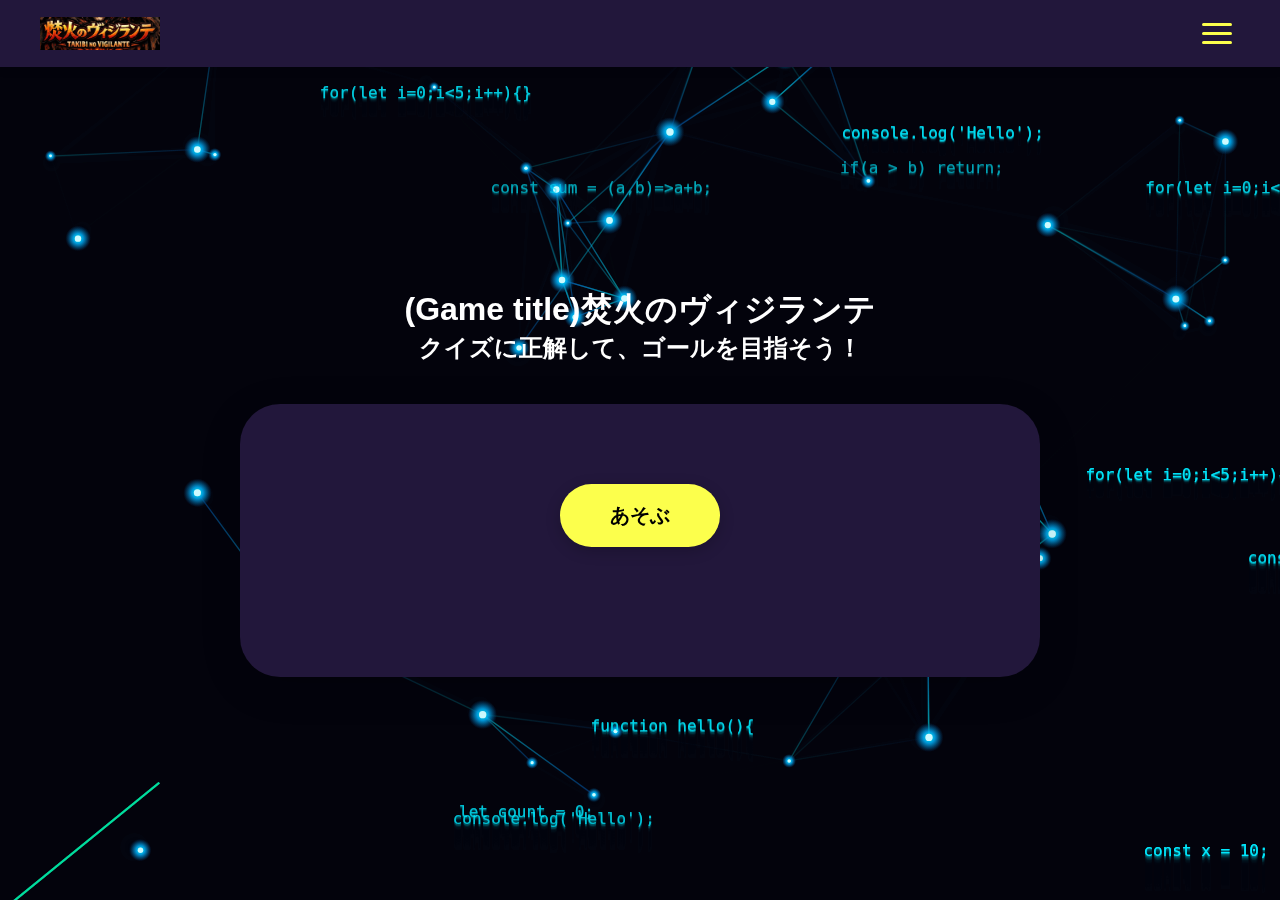
<file: project/index.html>
<!doctype html>
<html lang="ja">
  <head>
    <meta charset="UTF-8" />
    <meta name="viewport" content="width=device-width, initial-scale=1.0" />
    <title>双六ゲーム - プレイ人数選択</title>
    <link rel="stylesheet" href="css/background_move.css" />
    <link rel="stylesheet" href="css/style.css" />
  </head>
  <body>
    <canvas id="fiber"></canvas>
    <!-- ヘッダー -->
    <header class="header">
      <div class="header-content">
        <div class="header-left">
          <span class="header-title">
            <a href="index.html">
              <img class="header-img" src="images/takibi_logo.png" alt="" />
            </a>
          </span>
        </div>

        <!-- ハンバーガーメニューボタン -->
        <button class="hamburger" id="hamburger" aria-label="メニュー">
          <span class="hamburger-line"></span>
          <span class="hamburger-line"></span>
          <span class="hamburger-line"></span>
        </button>
      </div>
    </header>

    <!-- ハンバーガーメニュー（オーバーレイ） -->
    <nav class="menu-overlay" id="menuOverlay">
      <div class="menu-content">
        <button class="menu-close" id="menuClose" aria-label="閉じる">
          &times;
        </button>
        <ul class="menu-list">
          <li><a href="#about" class="menu-item">このサイトについて</a></li>
          <li><a href="#ranking" class="menu-item">スコアランキング</a></li>
          <li><a href="team.html" class="menu-item">作成者</a></li>
          <li><a href="index.html" class="menu-item">ホームに戻る</a></li>
        </ul>
      </div>
    </nav>

    <!-- メインコンテンツ -->
    <main class="main-container">
      <h1>(Game title)焚火のヴィジランテ</h1>
      <div class="title-area">
        <h1 class="game-title">クイズに正解して、ゴールを目指そう！</h1>
      </div>

      <!-- 選択カード -->
      <div class="choice-card">
        <div class="button-container">
          <button class="choice-button solo-button" data-mode="solo">
            あそぶ
          </button>
        </div>
      </div>
    </main>
    <script src="js/script.js"></script>
    <script src="js/background_move.js"></script>
  </body>
</html>
</file>
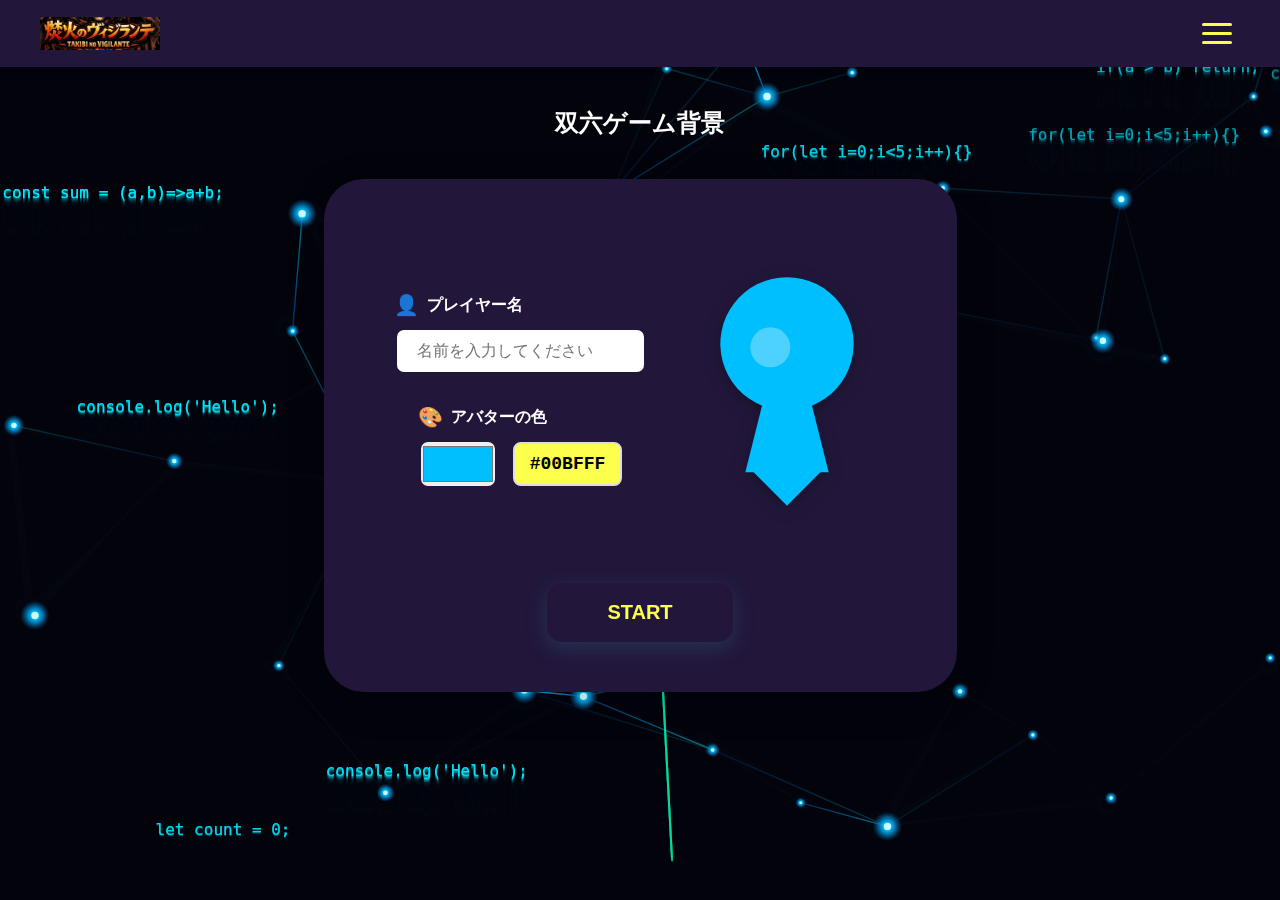
<file: project/select.html>
<!DOCTYPE html>
<html lang="ja">
<head>
    <meta charset="UTF-8">
    <meta name="viewport" content="width=device-width, initial-scale=1.0">
    <title>双六ゲーム - キャラクター選択</title>
    <link rel="stylesheet" href="css/background_move.css">
    <link rel="stylesheet" href="css/character-selection.css">
</head>
<body>
    <canvas id="fiber"></canvas>
    <!-- ヘッダー -->
    <header class="header">
        <div class="header-content">
            <div class="header-left">
                <span class="header-title">
                    <a href="index.html">
                        <img class="header-img" src="images/takibi_logo.png" alt="">
                    </a>
                </span>
            </div>
            
            <!-- ハンバーガーメニューボタン -->
            <button class="hamburger" id="hamburger" aria-label="メニュー">
                <span class="hamburger-line"></span>
                <span class="hamburger-line"></span>
                <span class="hamburger-line"></span>
            </button>
        </div>
    </header>

    <!-- ハンバーガーメニュー（オーバーレイ） -->
    <nav class="menu-overlay" id="menuOverlay">
        <div class="menu-content">
            <button class="menu-close" id="menuClose" aria-label="閉じる">&times;</button>
            <ul class="menu-list">
                <li><a href="#about" class="menu-item">このサイトについて</a></li>
                <li><a href="#ranking" class="menu-item">スコアランキング</a></li>
                <li><a href="team.html" class="menu-item">作成者</a></li>
                <li><a href="index.html" class="menu-item">ホームに戻る</a></li>
            </ul>
        </div>
    </nav>

    <!-- メインコンテンツ -->
    <main class="main-container">
        <div class="title-area">
            <h1 class="game-title">双六ゲーム背景</h1>
        </div>

        <!-- キャラクター選択カード -->
        <div class="character-card">
    <div class="character-grid">
        <div class="player-settings">
            <div class="settings-group">
                <label for="playerName" class="settings-label">
                    <span class="label-icon">👤</span> プレイヤー名
                </label>
                <input 
                    type="text" 
                    id="playerName" 
                    class="player-name-input" 
                    placeholder="名前を入力してください"
                    maxlength="20"
                />
            </div>

            <div class="settings-group">
                <label for="playerColor" class="settings-label">
                    <span class="label-icon">🎨</span> アバターの色
                </label>
                <div class="color-picker-wrapper">
                    <input 
                        type="color" 
                        id="playerColor" 
                        class="color-picker-input" 
                        value="#00BFFF"
                    />
                    <span class="color-value" id="colorValue">#00BFFF</span>
                </div>
            </div>
        </div>

        <div class="info-section right-info">
    <div class="player-pin">
        <svg class="player-avatar" id="playerAvatar" width="200" height="240" viewBox="0 0 120 140" xmlns="http://www.w3.org/2000/svg">
            <g id="avatarGroup">
                <path id="avatarBody" d="M 60 140 L 40 120 L 35 120 L 45 80 
                                     A 40 40 0 1 1 75 80 
                                     L 85 120 L 80 120 Z" 
                      fill="#00BFFF"/>
                <circle cx="50" cy="45" r="12" fill="white" opacity="0.3"/>
            </g>
        </svg>
    </div>
</div>


        <!-- プレイヤー設定エリア 
        <div class="player-settings">
            <div class="settings-group">
                <label for="playerName" class="settings-label">
                    <span class="label-icon">👤</span>
                    プレイヤー名
                </label>
                <input 
                    type="text" 
                    id="playerName" 
                    class="player-name-input" 
                    placeholder="名前を入力してください"
                    maxlength="20"
                />
            </div>
        -->
        </div>

        <!-- STARTボタン -->
        <div class="start-button-area">
            <button class="start-button" id="startButton">
                START
            </button>
        </div>
    </main>
    <script src="js/character-selection.js"></script>
    <script src="js/background_move.js"></script>
</body>
</html>
</file>
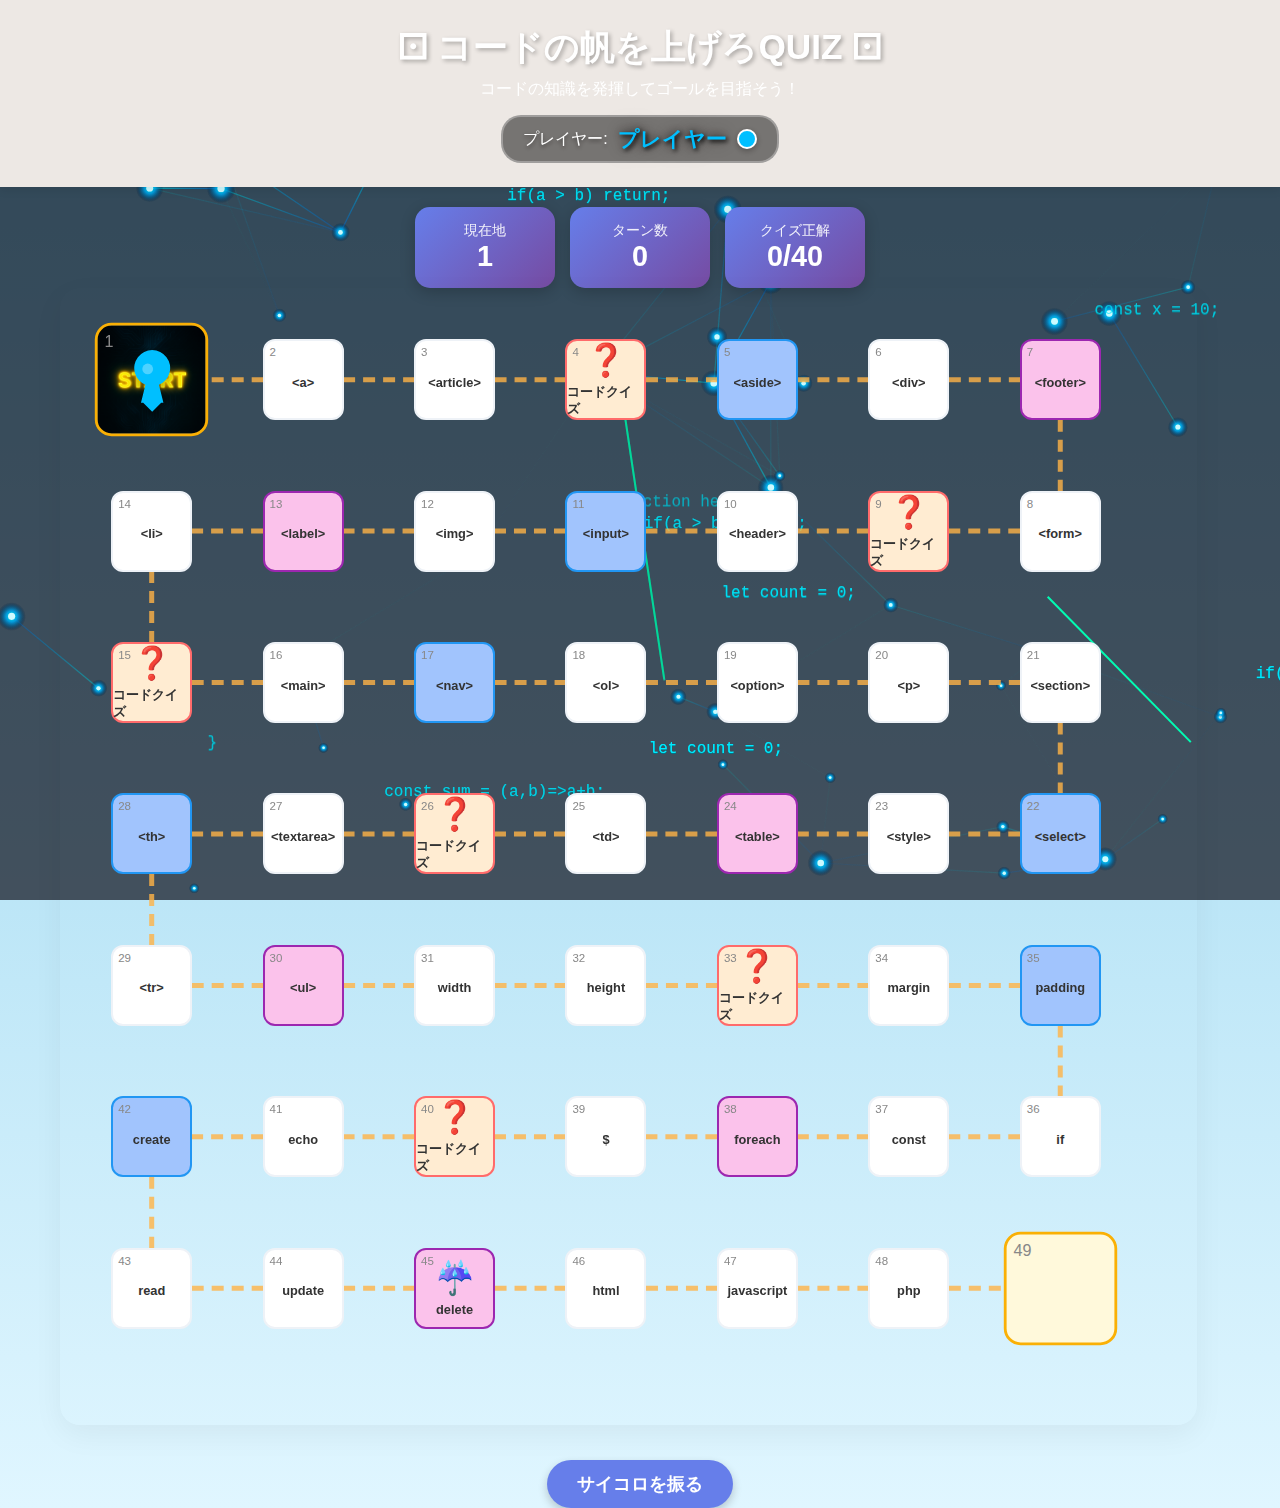
<file: project/sugoroku_origin.html>
<!doctype html>
<html lang="ja">
  <head>
    <meta charset="UTF-8" />
    <meta name="viewport" content="width=device-width, initial-scale=1.0" />
    <title>焚火ヴィジランテ</title>
    <link rel="stylesheet" href="css/background_move.css" />
    <link rel="stylesheet" href="css/sugoroku_origin_style.css" />
  </head>
  <body>
    <canvas id="fiber"></canvas>
    <header>
      <div class="header">
        <h1>⚀ コードの帆を上げろQUIZ ⚀</h1>
        <p>コードの知識を発揮してゴールを目指そう！</p>
        <div
          id="player-name-display"
          style="
            display: inline-flex;
            align-items: center;
            gap: 10px;
            margin-top: 15px;
            padding: 8px 20px;
            background: rgba(0, 0, 0, 0.5);
            border-radius: 20px;
            border: 2px solid rgba(255, 255, 255, 0.3);
            backdrop-filter: blur(5px);
          "
        >
          <span
            style="
              color: #fff;
              font-size: 1em;
              text-shadow: 0 2px 4px rgba(0, 0, 0, 0.5);
            "
            >プレイヤー:</span
          >
          <span
            id="player-name"
            style="font-size: 1.3em; font-weight: bold"
          ></span>
          <span
            id="player-color-display"
            style="
              width: 20px;
              height: 20px;
              border-radius: 50%;
              border: 2px solid white;
              box-shadow: 0 2px 6px rgba(0, 0, 0, 0.3);
              display: inline-block;
            "
          ></span>
        </div>
      </div>
    </header>
    <div class="container">
      <div class="game-area">
        <div class="info-panel">
          <div class="info-card">
            <div class="label">現在地</div>
            <div class="value" id="current-position">0</div>
          </div>
          <div class="info-card">
            <div class="label">ターン数</div>
            <div class="value" id="turn-count">0</div>
          </div>
          <div class="info-card">
            <div class="label">クイズ正解</div>
            <div class="value"><span id="quiz-count">0</span>/40</div>
          </div>
        </div>

        <div id="message-area"></div>

        <div class="board-wrapper">
          <div class="board" id="board">
            <svg
              id="board-lines"
              style="
                position: absolute;
                top: 0;
                left: 0;
                width: 100%;
                height: 100%;
                pointer-events: none;
                z-index: 0;
              "
            ></svg>
          </div>
        </div>
      </div>
    </div>

    <!-- クイズモーダル -->
    <div
      class="modal"
      id="quizModal"
      role="dialog"
      aria-modal="true"
      aria-labelledby="quizModalTitle"
    >
      <div class="modal-content">
        <div class="modal-icon" aria-hidden="true">❓</div>
        <div class="modal-title" id="quizModalTitle">コードクイズ</div>
        <div class="quiz-question" id="quizQuestion"></div>
        <div class="quiz-options" id="quizOptions"></div>
        <!-- 閉じるボタンがあるとより良い -->
        <button class="btn btn-secondary" type="button" data-close="quizModal">
          閉じる
        </button>
      </div>
    </div>

    <!-- イベントモーダル -->
    <div class="modal" id="eventModal">
      <div class="modal-content">
        <div class="modal-icon" id="eventIcon"></div>
        <div class="modal-title" id="eventTitle"></div>
        <div class="modal-message" id="eventMessage"></div>
        <button class="btn btn-primary" onclick="closeEventModal()">OK</button>
      </div>
    </div>

    <!-- ゴールモーダル -->
    <div class="modal" id="goalModal">
      <div class="modal-content">
        <div class="modal-icon">🎉</div>
        <div class="modal-title">ゴール達成！</div>
        <div class="modal-message" id="goalMessage"></div>
        <div
          style="
            display: flex;
            gap: 10px;
            justify-content: center;
            margin-top: 20px;
          "
        >
          <button class="btn btn-primary" onclick="showResult()">
            結果を見る
          </button>
          <button class="btn btn-secondary" onclick="resetGame()">
            もう一度遊ぶ
          </button>
        </div>
      </div>
    </div>
    <!-- ダイスモーダル（画面中央にサイコロを表示） -->
    <div
      class="modal"
      id="diceModal"
      role="dialog"
      aria-modal="true"
      aria-hidden="true"
      aria-labelledby="diceModalTitle"
    >
      <div class="modal-content dice-modal-content" tabindex="-1">
        <h2 class="sr-only" id="diceModalTitle">サイコロ</h2>
        <div class="dice-container">
          <div class="dice" id="dice">
            <div class="dice-face face-1"><div class="dot"></div></div>
            <div class="dice-face face-2">
              <div class="dot"></div>
              <div class="dot"></div>
            </div>
            <div class="dice-face face-3">
              <div class="dot"></div>
              <div class="dot"></div>
              <div class="dot"></div>
            </div>
            <div class="dice-face face-4">
              <div class="dot"></div>
              <div class="dot"></div>
              <div class="dot"></div>
              <div class="dot"></div>
            </div>
            <div class="dice-face face-5">
              <div class="dot"></div>
              <div class="dot"></div>
              <div class="dot"></div>
              <div class="dot"></div>
              <div class="dot"></div>
            </div>
            <div class="dice-face face-6">
              <div class="dot"></div>
              <div class="dot"></div>
              <div class="dot"></div>
              <div class="dot"></div>
              <div class="dot"></div>
              <div class="dot"></div>
            </div>
          </div>
        </div>
      </div>
    </div>
    <div class="dice-section">
      <button class="btn btn-primary" id="rollBtn" type="button">
        サイコロを振る
      </button>
    </div>
    <footer></footer>
    <script src="js/sugoroku_origin_script.js"></script>
    <script src="js/background_move.js"></script>
  </body>
</html>
</file>
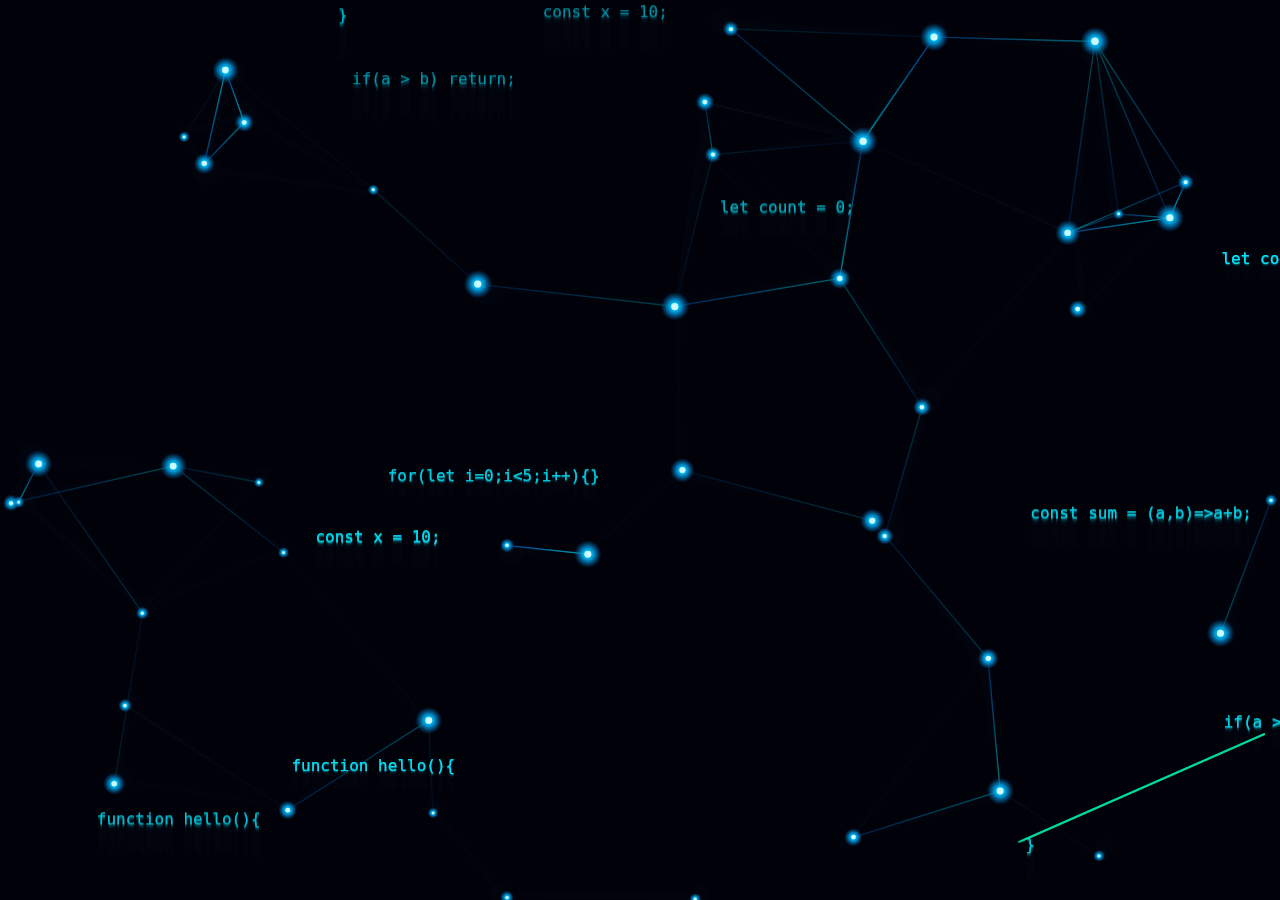
<file: project/old/ugoku.html>
<!DOCTYPE html>
<html lang="ja">
<head>
<meta charset="UTF-8">
<title>Cyber Code + Laser Animation</title>
<style>
  html, body {
    margin: 0;
    padding: 0;
    background: #02040a;
    overflow: hidden;
    font-family: monospace;
  }
  canvas {
    position: fixed;
    inset: 0;
    display: block;
    z-index: -1;
  }
</style>
</head>
<body>

<canvas id="fiber"></canvas>

<script>
const canvas = document.getElementById("fiber");
const ctx = canvas.getContext("2d");

function resize() {
  canvas.width = window.innerWidth;
  canvas.height = window.innerHeight;
}
resize();
window.addEventListener("resize", resize);

// ノード（光ファイバー）
const NODES = 45;
const MAX_DIST = 230;
const nodes = Array.from({ length: NODES }, () => ({
  x: Math.random() * canvas.width,
  y: Math.random() * canvas.height,
  vx: (Math.random() - 0.5) * 0.4,
  vy: (Math.random() - 0.5) * 0.4,
  phase: Math.random() * Math.PI * 2
}));

// 浮遊する JavaScript コード片
const codeSnippets = [
  "const x = 10;",
  "let count = 0;",
  "function hello(){",
  "  console.log('Hello');",
  "}",
  "for(let i=0;i<5;i++){}",
  "if(a > b) return;",
  "const sum = (a,b)=>a+b;"
];

const floatingCodes = Array.from({ length: 12 }, () => ({
  text: codeSnippets[Math.floor(Math.random() * codeSnippets.length)],
  x: Math.random() * canvas.width,
  y: Math.random() * canvas.height,
  speed: 0.3 + Math.random() * 0.5,
  alpha: 0.3 + Math.random() * 0.7
}));

// レーザー光線
const lasers = [];
function spawnLaser() {
  lasers.push({
    x: Math.random() * canvas.width,
    y: Math.random() * canvas.height,
    angle: Math.random() * Math.PI * 2,
    life: 0
  });
}
setInterval(spawnLaser, 400);

function draw() {
  ctx.fillStyle = "rgba(2, 4, 12, 0.3)";
  ctx.fillRect(0, 0, canvas.width, canvas.height);

  // ノード更新
  nodes.forEach(n => {
    n.x += n.vx;
    n.y += n.vy;
    n.phase += 0.02;

    if (n.x < 0 || n.x > canvas.width) n.vx *= -1;
    if (n.y < 0 || n.y > canvas.height) n.vy *= -1;
  });

  // 光る線（光ファイバー）
  for (let i = 0; i < NODES; i++) {
    for (let j = i + 1; j < NODES; j++) {
      const a = nodes[i];
      const b = nodes[j];
      const dx = a.x - b.x;
      const dy = a.y - b.y;
      const dist = Math.sqrt(dx * dx + dy * dy);

      if (dist < MAX_DIST) {
        const alpha = 1 - dist / MAX_DIST;
        const glow = 0.4 + 0.6 * Math.sin((a.phase + b.phase) / 2);
        const finalAlpha = alpha * glow * 0.7;

        const grad = ctx.createLinearGradient(a.x, a.y, b.x, b.y);
        grad.addColorStop(0, `rgba(0,255,255,${finalAlpha})`);
        grad.addColorStop(1, `rgba(0,120,255,${finalAlpha * 0.7})`);

        ctx.strokeStyle = grad;
        ctx.lineWidth = 1.2;
        ctx.beginPath();
        ctx.moveTo(a.x, a.y);
        ctx.lineTo(b.x, b.y);
        ctx.stroke();
      }
    }
  }

  // 光るノード
  nodes.forEach(n => {
    const r = 2.5 + 1.2 * Math.sin(n.phase);

    const g = ctx.createRadialGradient(n.x, n.y, 0, n.x, n.y, r * 4);
    g.addColorStop(0, "rgba(0,255,255,0.9)");
    g.addColorStop(0.4, "rgba(0,180,255,0.6)");
    g.addColorStop(1, "rgba(0,40,80,0)");

    ctx.fillStyle = g;
    ctx.beginPath();
    ctx.arc(n.x, n.y, r * 4, 0, Math.PI * 2);
    ctx.fill();

    ctx.fillStyle = "#ccfaff";
    ctx.beginPath();
    ctx.arc(n.x, n.y, r, 0, Math.PI * 2);
    ctx.fill();
  });

  // 浮遊する JavaScript コード片
  floatingCodes.forEach(c => {
    ctx.globalAlpha = c.alpha;
    ctx.fillStyle = "#00eaff";
    ctx.font = "16px monospace";
    ctx.fillText(c.text, c.x, c.y);

    c.y -= c.speed;
    if (c.y < -20) {
      c.y = canvas.height + 20;
      c.x = Math.random() * canvas.width;
    }
  });
  ctx.globalAlpha = 1;

  // レーザー光線
  lasers.forEach(l => {
    l.life += 0.05;
    const length = 200 + Math.sin(l.life) * 80;

    const x2 = l.x + Math.cos(l.angle) * length;
    const y2 = l.y + Math.sin(l.angle) * length;

    const alpha = Math.max(0, 1 - l.life / 3);

    ctx.strokeStyle = `rgba(0,255,180,${alpha})`;
    ctx.lineWidth = 2;
    ctx.beginPath();
    ctx.moveTo(l.x, l.y);
    ctx.lineTo(x2, y2);
    ctx.stroke();
  });

  // 古いレーザーを削除
  for (let i = lasers.length - 1; i >= 0; i--) {
    if (lasers[i].life > 3) lasers.splice(i, 1);
  }

  requestAnimationFrame(draw);
}

draw();
</script>

</body>
</html>
</file>
<file: project/css/background_move.css>
/* html, body {
  margin: 0;
  padding: 0;
  background: #02040a;
  overflow: hidden;
  font-family: monospace;
} */

canvas {
  position: fixed;
  inset: 0;
  display: block;
  z-index: -1;
}
</file>
<file: project/css/style.css>
/* ========== 基本設定 ========== */
* {
    margin: 0;
    padding: 0;
    box-sizing: border-box;
}

:root {
    --header-green: #22173b;
    --card-yellow: #22173b;
    --bg-blue: #eaddca;
    --white: #fcff4c;
    --text-dark: #fff;
    --shadow: 0 10px 40px rgba(0, 0, 0, 0.15);
    --transition: all 0.3s cubic-bezier(0.4, 0, 0.2, 1);
}

html, body {
    height: 100%;
    margin: 0;
    padding: 0;
}

body {
    font-family: 'Hiragino Kaku Gothic ProN', 'ヒラギノ角ゴ ProN W3', 'Meiryo', 'メイリオ', sans-serif;
    /* 将来的に背景画像を使用する場合は以下のコメントを外す */
    /* background-image: url('path/to/background-image.jpg'); */
    /* background-size: cover; */
    /* background-position: center; */
    /* background-repeat: no-repeat; */
    /* background-attachment: fixed; */
    color: var(--text-dark);
    overflow-x: hidden;
}

/* ========== ヘッダー ========== */
.header {
    background-color: var(--header-green);
    padding: 15px 20px;
    box-shadow: 0 2px 10px rgba(0, 0, 0, 0.1);
    position: relative;
    z-index: 100;
}

.header-content {
    display: flex;
    justify-content: space-between;
    align-items: center;
    max-width: 1200px;
    margin: 0 auto;
}

.header-left {
    display: flex;
    align-items: center;
    gap: 20px;
}

.header-color {
    font-size: 16px;
    color: var(--white);
    opacity: 0.9;
}

/* ========== ハンバーガーメニューボタン ========== */
.hamburger {
    display: flex;
    flex-direction: column;
    gap: 6px;
    background: transparent;
    border: none;
    cursor: pointer;
    padding: 8px;
    z-index: 101;
    transition: var(--transition);
}

.hamburger:hover {
    transform: scale(1.1);
}

.hamburger-line {
    width: 30px;
    height: 3px;
    background-color: var(--white);
    border-radius: 3px;
    transition: var(--transition);
}

.hamburger.active .hamburger-line:nth-child(1) {
    transform: translateY(9px) rotate(45deg);
}

.hamburger.active .hamburger-line:nth-child(2) {
    opacity: 0;
}

.hamburger.active .hamburger-line:nth-child(3) {
    transform: translateY(-9px) rotate(-45deg);
}

/* ========== メニューオーバーレイ ========== */
.menu-overlay {
    position: fixed;
    top: 0;
    right: -100%;
    width: 100%;
    height: 100%;
    background: rgba(0, 0, 0, 0.9);
    z-index: 1000;
    transition: right 0.4s ease-in-out;
}

.menu-overlay.active {
    right: 0;
}

.menu-content {
    position: absolute;
    right: 0;
    top: 0;
    width: 300px;
    height: 100%;
    background: var(--white);
    box-shadow: -5px 0 20px rgba(0, 0, 0, 0.3);
    padding: 60px 30px 30px;
    transform: translateX(100%);
    transition: transform 0.4s ease-in-out;
}

.menu-overlay.active .menu-content {
    transform: translateX(0);
}

.menu-close {
    position: absolute;
    top: 20px;
    right: 20px;
    font-size: 40px;
    background: transparent;
    border: none;
    cursor: pointer;
    color: var(--text-dark);
    line-height: 1;
    transition: var(--transition);
}

.menu-close:hover {
    color: var(--header-green);
    transform: rotate(90deg);
}

.menu-list {
    list-style: none;
    padding: 0;
    margin: 0;
}

.menu-list li {
    margin-bottom: 20px;
}

.menu-item {
    display: block;
    padding: 15px 20px;
    font-size: 18px;
    font-weight: 600;
    color: var(--text-dark);
    text-decoration: none;
    border-radius: 10px;
    transition: var(--transition);
    position: relative;
    overflow: hidden;
}

.menu-item::before {
    content: '';
    position: absolute;
    top: 0;
    left: -100%;
    width: 100%;
    height: 100%;
    background: var(--header-green);
    transition: left 0.3s ease;
    z-index: -1;
}

.menu-item:hover::before {
    left: 0;
}

.menu-item:hover {
    color: var(--white);
    transform: translateX(10px);
}

/* ========== メインコンテンツ ========== */
.main-container {
    display: flex;
    flex-direction: column;
    align-items: center;
    justify-content: center;
    min-height: calc(100vh - 70px);
    padding: 40px 20px;
    position: relative;
}

.title-area {
    margin-bottom: 40px;
}

.game-title {
    font-size: 32px;
    font-weight: 700;
    color: var(--text-dark);
    text-align: center;
}

/* ========== 選択カード ========== */
.choice-card {
    background-color: var(--card-yellow);
    /* 将来的にカード背景画像を使用する場合は以下のコメントを外す */
    /* background-image: url('path/to/card-background.jpg'); */
    /* background-size: cover; */
    /* background-position: center; */
    border-radius: 40px;
    padding: 80px 60px;
    box-shadow: var(--shadow);
    position: relative;
    max-width: 800px;
    width: 100%;
    animation: fadeInUp 0.6s ease-out;
}

@keyframes fadeInUp {
    from {
        opacity: 0;
        transform: translateY(30px);
    }
    to {
        opacity: 1;
        transform: translateY(0);
    }
}

.card-color-label {
    position: absolute;
    top: 20px;
    right: 30px;
    font-size: 18px;
    font-weight: 700;
    color: var(--text-dark);
}

.button-container {
    display: flex;
    gap: 30px;
    justify-content: center;
    margin-bottom: 50px;
    flex-wrap: wrap;
}

/* ========== ボタンスタイル ========== */
.choice-button {
    padding: 18px 50px;
    font-size: 20px;
    font-weight: 700;
    border: none;
    border-radius: 50px;
    cursor: pointer;
    background-color: var(--white);
    color: #000;
    box-shadow: 0 4px 15px rgba(0, 0, 0, 0.2);
    transition: var(--transition);
    position: relative;
    overflow: hidden;
    z-index: 1;
}

.choice-button::before {
    content: '';
    position: absolute;
    top: 50%;
    left: 50%;
    width: 0;
    height: 0;
    border-radius: 50%;
    background: rgba(0, 176, 80, 0.3);
    transform: translate(-50%, -50%);
    transition: width 0.5s, height 0.5s;
    z-index: -1;
}

.choice-button:hover::before {
    width: 300%;
    height: 300%;
}

.choice-button:hover {
    transform: translateY(-5px);
    box-shadow: 0 8px 25px rgba(0, 0, 0, 0.3);
}

.choice-button:active {
    transform: translateY(-2px) scale(0.98);
}

/* ソロボタンの強調表示（画像の赤枠を再現） */
.solo-button {
    animation: highlightPulse 2s ease-in-out infinite;
}

@keyframes highlightPulse {
    0%, 100% {
        box-shadow: 0 4px 15px rgba(0, 0, 0, 0.2);
    }
    50% {
        box-shadow: 0 4px 25px rgba(255, 0, 0, 0.5), 0 0 0 3px rgba(255, 0, 0, 0.3);
    }
}

/* ========== ヒントボックス ========== */
.hint-box {
    background-color: rgba(255, 255, 0, 0.9);
    border: 3px solid #ff0000;
    border-radius: 10px;
    padding: 20px 40px;
    display: inline-block;
    position: relative;
    margin: 0 auto;
    display: flex;
    justify-content: center;
}

.hint-box::before {
    content: '';
    position: absolute;
    top: -30px;
    left: 50%;
    transform: translateX(-50%);
    width: 0;
    height: 0;
    border-left: 20px solid transparent;
    border-right: 20px solid transparent;
    border-bottom: 30px solid #ff0000;
}

.hint-box::after {
    content: '';
    position: absolute;
    top: -25px;
    left: 50%;
    transform: translateX(-50%);
    width: 0;
    height: 0;
    border-left: 17px solid transparent;
    border-right: 17px solid transparent;
    border-bottom: 27px solid rgba(255, 255, 0, 0.9);
}

.hint-text {
    font-size: 20px;
    font-weight: 700;
    color: var(--text-dark);
    margin: 0;
    position: relative;
    z-index: 1;
}

/* ========== 背景色ラベル ========== */
.bg-color-label {
    position: fixed;
    bottom: 30px;
    right: 30px;
    font-size: 20px;
    font-weight: 700;
    color: var(--text-dark);
    background: rgba(255, 255, 255, 0.8);
    padding: 10px 20px;
    border-radius: 10px;
}

/* ========== レスポンシブ対応 ========== */
@media (max-width: 768px) {
    .choice-card {
        padding: 60px 30px;
        border-radius: 30px;
    }

    .button-container {
        flex-direction: column;
        gap: 20px;
    }

    .choice-button {
        width: 100%;
        max-width: 300px;
    }

}

/* ========== ヘッダー画像サイズ調整 ========== */
.header-img {
    max-width: 120px;
    height: auto;
    display: block;
}

@media (max-width: 480px) {
    .header-img {
        max-width: 90px;
    }
}

    .game-title {
        font-size: 24px;
    }

    .menu-content {
        width: 250px;
    }

    .hint-box {
        padding: 15px 30px;
    }

    .hint-text {
        font-size: 16px;
    }

@media (max-width: 480px) {
    .header-title {
        font-size: 20px;
    }

    .header-color {
        font-size: 14px;
    }

    .choice-card {
        padding: 40px 20px;
    }

    .card-color-label {
        font-size: 14px;
        top: 15px;
        right: 20px;
    }

    .bg-color-label {
        font-size: 16px;
        bottom: 20px;
        right: 20px;
    }
}
</file>
<file: project/css/character-selection.css>
/* ========== 基本設定 ========== */
* {
    margin: 0;
    padding: 0;
    box-sizing: border-box;
}

/* :root {
    --header-green: #00B050;
    --card-yellow: #FFC000;
    --bg-blue: #C1E5F5;
    --white: #FFFFFF;
    --text-dark: #333333;
    --button-blue: #2C5F7C;
    --shadow: 0 10px 40px rgba(0, 0, 0, 0.15);
    --transition: all 0.3s cubic-bezier(0.4, 0, 0.2, 1);
} */

:root {
    --header-green: #22173b;
    --card-yellow: #22173b;
    --bg-blue: #eaddca;
    --white: #fcff4c;
    --text-dark: #fff;
    --shadow: 0 10px 40px rgba(0, 0, 0, 0.15);
    --transition: all 0.3s cubic-bezier(0.4, 0, 0.2, 1);
}

html, body {
    height: 100%;
    margin: 0;
    padding: 0;
}

body {
    font-family: 'Hiragino Kaku Gothic ProN', 'ヒラギノ角ゴ ProN W3', 'Meiryo', 'メイリオ', sans-serif;
    background-color: var(--bg-blue);
    /* 将来的に背景画像を使用する場合は以下のコメントを外す */
    /* background-image: url('path/to/background-image.jpg'); */
    /* background-size: cover; */
    /* background-position: center; */
    color: var(--text-dark);
    overflow-x: hidden;
}

/* ========== ヘッダー ========== */
.header {
    background-color: var(--header-green);
    padding: 15px 20px;
    box-shadow: 0 2px 10px rgba(0, 0, 0, 0.1);
    position: relative;
    z-index: 100;
}

.header-content {
    display: flex;
    justify-content: space-between;
    align-items: center;
    max-width: 1200px;
    margin: 0 auto;
}

.header-left {
    display: flex;
    align-items: center;
}

.header-title {
    font-size: 24px;
    font-weight: 700;
    color: var(--white);
}

/* ========== ハンバーガーメニュー ========== */
.hamburger {
    display: flex;
    flex-direction: column;
    gap: 6px;
    background: transparent;
    border: none;
    cursor: pointer;
    padding: 8px;
    z-index: 101;
    transition: var(--transition);
}

.hamburger:hover {
    transform: scale(1.1);
}

.hamburger-line {
    width: 30px;
    height: 3px;
    background-color: var(--white);
    border-radius: 3px;
    transition: var(--transition);
}

.hamburger.active .hamburger-line:nth-child(1) {
    transform: translateY(9px) rotate(45deg);
}

.hamburger.active .hamburger-line:nth-child(2) {
    opacity: 0;
}

.hamburger.active .hamburger-line:nth-child(3) {
    transform: translateY(-9px) rotate(-45deg);
}

/* ========== メニューオーバーレイ ========== */
.menu-overlay {
    position: fixed;
    top: 0;
    right: -100%;
    width: 100%;
    height: 100%;
    background: rgba(0, 0, 0, 0.9);
    z-index: 1000;
    transition: right 0.4s ease-in-out;
}

.menu-overlay.active {
    right: 0;
}

.menu-content {
    position: absolute;
    right: 0;
    top: 0;
    width: 300px;
    height: 100%;
    background: var(--white);
    box-shadow: -5px 0 20px rgba(0, 0, 0, 0.3);
    padding: 60px 30px 30px;
    transform: translateX(100%);
    transition: transform 0.4s ease-in-out;
}

.menu-overlay.active .menu-content {
    transform: translateX(0);
}

.menu-close {
    position: absolute;
    top: 20px;
    right: 20px;
    font-size: 40px;
    background: transparent;
    border: none;
    cursor: pointer;
    color: var(--text-dark);
    line-height: 1;
    transition: var(--transition);
}

.menu-close:hover {
    color: var(--header-green);
    transform: rotate(90deg);
}

.menu-list {
    list-style: none;
    padding: 0;
    margin: 0;
}

.menu-list li {
    margin-bottom: 20px;
}

.menu-item {
    display: block;
    padding: 15px 20px;
    font-size: 18px;
    font-weight: 600;
    color: var(--text-dark);
    text-decoration: none;
    border-radius: 10px;
    transition: var(--transition);
    position: relative;
    overflow: hidden;
}

.menu-item::before {
    content: '';
    position: absolute;
    top: 0;
    left: -100%;
    width: 100%;
    height: 100%;
    background: var(--header-green);
    transition: left 0.3s ease;
    z-index: -1;
}

.menu-item:hover::before {
    left: 0;
}

.menu-item:hover {
    color: var(--white);
    transform: translateX(10px);
}

/* ========== メインコンテンツ ========== */
.main-container {
    display: flex;
    flex-direction: column;
    align-items: center;
    padding: 40px 20px;
    position: relative;
    min-height: calc(100vh - 70px);
}

.title-area {
    margin-bottom: 40px;
}

.game-title {
    font-size: 32px;
    font-weight: 700;
    color: var(--text-dark);
    text-align: center;
}

/* ========== キャラクター選択カード ========== */
.character-card {
    background-color: var(--card-yellow);
    /* 将来的にカード背景画像を使用する場合は以下のコメントを外す */
    /* background-image: url('path/to/card-background.jpg'); */
    /* background-size: cover; */
    border-radius: 40px;
    padding: 50px;
    box-shadow: var(--shadow);
    margin-bottom: 40px;
    animation: fadeInUp 0.6s ease-out;
}

@keyframes fadeInUp {
    from {
        opacity: 0;
        transform: translateY(30px);
    }
    to {
        opacity: 1;
        transform: translateY(0);
    }
}

.character-grid {
    display: flex;          /* 横並びにする */
    align-items: center;    /* 上下中央揃え */
    justify-content: space-around; /* 左右に適度な間隔を空ける */
    gap: 40px;              /* 要素間の隙間 */
    padding: 20px;
}

.character-box {
    background-color: var(--white);
    border: 3px solid transparent;
    border-radius: 20px;
    padding: 50px 40px;
    cursor: pointer;
    transition: var(--transition);
    font-size: 24px;
    font-weight: 700;
    color: var(--text-dark);
    box-shadow: 0 4px 15px rgba(0, 0, 0, 0.1);
    position: relative;
    overflow: hidden;
}

.character-box::before {
    content: '';
    position: absolute;
    top: 50%;
    left: 50%;
    width: 0;
    height: 0;
    border-radius: 50%;
    background: rgba(0, 176, 80, 0.2);
    transform: translate(-50%, -50%);
    transition: width 0.5s, height 0.5s;
    z-index: 0;
}

.character-box:hover::before {
    width: 300%;
    height: 300%;
}

.character-box:hover {
    transform: translateY(-5px);
    box-shadow: 0 8px 25px rgba(0, 0, 0, 0.2);
    border-color: var(--header-green);
}

.character-box.selected {
    border-color: var(--header-green);
    background: linear-gradient(135deg, #f0fff4 0%, #c6f6d5 100%);
    box-shadow: 0 0 0 4px rgba(0, 176, 80, 0.3);
}

.character-name {
    position: relative;
    z-index: 1;
}

/* ========== 情報セクション ========== */
.info-section {
    position: absolute;
    display: flex;
    align-items: center;
    gap: 20px;
    animation: slideIn 0.8s ease-out;
}

.left-info {
    left: 50px;
    top: 50%;
    transform: translateY(-50%);
    flex-direction: row;
}

.right-info {
    right: 50px;
    top: 50%;
    transform: translateY(-50%);
    flex-direction: row-reverse;
}

@keyframes slideIn {
    from {
        opacity: 0;
        transform: translateX(-50px);
    }
    to {
        opacity: 1;
        transform: translateX(0);
    }
}

/* ========== プレイヤーアバター（SVG） ========== */
.player-avatar {
    color: #00BFFF;
    filter: drop-shadow(0 4px 8px rgba(0, 0, 0, 0.3));
    transition: var(--transition);
}

.player-avatar:hover {
    transform: scale(1.1) rotate(5deg);
}

/* ========== ヒントボックス ========== */
.hint-box {
    background-color: rgba(255, 255, 0, 0.95);
    border: 3px solid #ff0000;
    border-radius: 10px;
    padding: 15px 25px;
    position: relative;
    max-width: 250px;
}

.left-hint::before {
    content: '';
    position: absolute;
    top: 50%;
    left: -15px;
    transform: translateY(-50%);
    width: 0;
    height: 0;
    border-top: 10px solid transparent;
    border-bottom: 10px solid transparent;
    border-right: 15px solid #ff0000;
}

.left-hint::after {
    content: '';
    position: absolute;
    top: 50%;
    left: -10px;
    transform: translateY(-50%);
    width: 0;
    height: 0;
    border-top: 8px solid transparent;
    border-bottom: 8px solid transparent;
    border-right: 12px solid rgba(255, 255, 0, 0.95);
}

.right-hint::before {
    content: '';
    position: absolute;
    top: 50%;
    right: -15px;
    transform: translateY(-50%);
    width: 0;
    height: 0;
    border-top: 10px solid transparent;
    border-bottom: 10px solid transparent;
    border-left: 15px solid #ff0000;
}

.right-hint::after {
    content: '';
    position: absolute;
    top: 50%;
    right: -10px;
    transform: translateY(-50%);
    width: 0;
    height: 0;
    border-top: 8px solid transparent;
    border-bottom: 8px solid transparent;
    border-left: 12px solid rgba(255, 255, 0, 0.95);
}

/* ========== ヘッダー画像サイズ調整 ========== */
.header-img {
    max-width: 120px;
    height: auto;
    display: block;
}

@media (max-width: 480px) {
    .header-img {
        max-width: 90px;
    }
}

.hint-text {
    font-size: 16px;
    font-weight: 700;
    color: var(--text-dark);
    line-height: 1.5;
    margin: 0;
}

/* ========== プレイヤー設定エリア ========== */
.player-settings {
    display: flex;
    gap: 30px;
    margin: 30px 0;
    flex-wrap: wrap;
    justify-content: center;
}

.settings-group {
    display: flex;
    flex-direction: column;
    gap: 10px;
}

.settings-label {
    display: flex;
    align-items: center;
    gap: 8px;
    font-size: 16px;
    font-weight: 700;
    color: var(--text-dark);
}

.label-icon {
    font-size: 20px;
}

.player-name-input {
    padding: 12px 20px;
    font-size: 16px;
    border: 3px solid var(--header-green);
    border-radius: 10px;
    outline: none;
    transition: var(--transition);
    font-family: inherit;
    min-width: 250px;
}

.player-name-input:focus {
    border-color: var(--button-blue);
    box-shadow: 0 0 0 3px rgba(44, 95, 124, 0.2);
}

.color-picker-wrapper {
    display: flex;
    align-items: center;
    gap: 15px;
}

.color-picker-input {
    width: 80px;
    height: 50px;
    border: 3px solid var(--header-green);
    border-radius: 10px;
    cursor: pointer;
    transition: var(--transition);
}

.color-picker-input:hover {
    transform: scale(1.1);
    box-shadow: 0 4px 12px rgba(0, 0, 0, 0.2);
}

.color-value {
    font-size: 18px;
    font-weight: 700;
    color: #000000;
    font-family: 'Courier New', monospace;
    padding: 10px 15px;
    background: var(--white);
    border-radius: 8px;
    border: 2px solid #ddd;
}

/* ========== STARTボタン ========== */
.start-button-area {
    margin-top: 30px;
    width: 100%;
    display: flex;
    justify-content: center;
    align-items: center;
}

.start-button {
    background-color: var(--button-blue);
    color: var(--white);
    font-size: 24px;
    font-weight: 700;
    padding: 20px 80px;
    border: none;
    border-radius: 15px;
    cursor: pointer;
    box-shadow: 0 6px 20px rgba(44, 95, 124, 0.4);
    transition: var(--transition);
    position: relative;
    overflow: hidden;
}

.start-button::before {
    content: '';
    position: absolute;
    top: 50%;
    left: 50%;
    width: 0;
    height: 0;
    border-radius: 50%;
    background: rgba(255, 255, 255, 0.3);
    transform: translate(-50%, -50%);
    transition: width 0.6s, height 0.6s;
}

.start-button:hover::before {
    width: 300%;
    height: 300%;
}

.start-button:hover {
    transform: translateY(-5px);
    box-shadow: 0 10px 30px rgba(44, 95, 124, 0.6);
    background-color: #234a5e;
}

.start-button:active {
    transform: translateY(-2px);
}

.start-button:disabled {
    background-color: #ccc;
    cursor: not-allowed;
    box-shadow: none;
}

/* ========== レスポンシブ対応 ========== */
/* @media (max-width: 1200px) { */
    .info-section {
        position: static;
        transform: none;
        margin: 20px auto;
        max-width: 400px;
    }

    .left-info, .right-info {
        flex-direction: column;
        align-items: center;
    }

    .left-hint::before, .left-hint::after {
        top: -15px;
        left: 50%;
        transform: translateX(-50%);
        border: none;
        border-left: 10px solid transparent;
        border-right: 10px solid transparent;
        border-bottom: 15px solid #ff0000;
    }

    .left-hint::after {
        top: -10px;
        border-bottom-color: rgba(255, 255, 0, 0.95);
    }

    .right-hint::before, .right-hint::after {
        top: -15px;
        right: 50%;
        transform: translateX(50%);
        border: none;
        border-left: 10px solid transparent;
        border-right: 10px solid transparent;
        border-bottom: 15px solid #ff0000;
    }

    .right-hint::after {
        top: -10px;
        border-bottom-color: rgba(255, 255, 0, 0.95);
    }
/* } */

@media (max-width: 768px) {
    .character-card {
        padding: 30px 20px;
    }

    .character-grid {
        flex-direction: column-reverse; /* スマホではキャラを上に、入力を下に */
    }
    }

    .player-settings {
        flex-direction: column;
        align-items: center;
    }

    .player-name-input {
        min-width: 200px;
    }

    .start-button {
        padding: 18px 60px;
        font-size: 20px;
    }

    .game-title {
        font-size: 24px;
    }
</file>
<file: project/css/sugoroku_origin_style.css>
/* ==========================================
   1. 基本設定 & リセット
   ========================================== */
* {
    margin: 0;
    padding: 0;
    box-sizing: border-box;
}

body {
    font-family: 'Hiragino Kaku Gothic ProN', 'ヒラギノ角ゴ ProN W3', 'メイリオ', Meiryo, sans-serif;
    background: linear-gradient(180deg, #87CEEB 0%, #E0F6FF 100%);
    min-height: 100vh;
    color: #333;
    display: flex;
    flex-direction: column;
}

/* ==========================================
   2. ヘッダーエリア
   ========================================== */
header {
    background: linear-gradient(135deg, #ede8e4 0%, #ede8e4 100%);
    color: white;
    padding: 24px 20px;
    text-align: center;
    box-shadow: 0 2px 10px rgba(0,0,0,0.1);
}

header h1 {
    font-size: 2.2rem;
    margin-bottom: 8px;
    text-shadow: 2px 2px 4px rgba(0, 0, 0, 0.3);
}

.dice-section {
    margin-top: 15px;
    display: flex;
    justify-content: center;
}

/* ==========================================
   3. メインレイアウト（ゲームエリア）
   ========================================== */
.container {
    flex: 1;
    width: 100%;
    max-width: 1200px;
    margin: 0 auto;
    padding: 20px;
    display: flex;
    flex-direction: column;
    gap: 20px;
}

.info-panel {
    display: flex;
    justify-content: center;
    gap: 15px;
    flex-wrap: wrap;
}

.info-card {
    background: linear-gradient(135deg, #667eea 0%, #764ba2 100%);
    color: white;
    padding: 15px 25px;
    border-radius: 15px;
    min-width: 140px;
    text-align: center;
    box-shadow: 0 4px 15px rgba(0, 0, 0, 0.2);
}

.info-card .label { font-size: 0.85rem; opacity: 0.9; }
.info-card .value { font-size: 1.8rem; font-weight: bold; }

/* ==========================================
   4. すごろく盤面（ボード）
   ========================================== */
/* .board-wrapper {
    width: 100vw;
    margin-left: calc(-50vw + 50%);
    margin-right: calc(-50vw + 50%);
    overflow-x: hidden;
    display: flex;
    justify-content: center;
    background: #f8f9fa;
    padding: 20px 0;
} */

.board {
    display: grid;
    grid-template-columns: repeat(14, 1fr); /* 7マス × 2（隙間用） */
    grid-template-rows: repeat(14, 1fr); /* 7行 × 2（隙間用） */
    gap: clamp(12px, 2vw, 32px); /* gap増加でマスを大きく見せる */
    position: relative;
    width: clamp(90%, 95vw, 98%); /* 幅を増やしてマスを大きく */
    max-width: 1600px; /* 最大幅を増やす */
    min-width: 320px; /* スマホ最小幅 */
    aspect-ratio: 1 / 1; /* 正方形に近い盤面 */
    /* background: #ffffff; */
    /* 以下、background-imageはugokiに置換予定*/
    /* background-image: url('../images/MicrosoftTeams-image.png'); */
    /* background-size: cover; */
    /* background-position: center; */
    /* background-repeat: no-repeat; */
    padding: clamp(20px, 4vw, 60px); /* paddingも増やす */
    border-radius: clamp(10px, 2vw, 20px);
    box-shadow: 0 10px 30px rgba(0,0,0,0.05);
}

#board-lines {
    position: absolute;
    top: 0; 
    left: 0;
    width: 100%; 
    height: 100%;
    z-index: 1;
    pointer-events: none;
}

#board-lines line {
    stroke: #FFB347;
    stroke-width: clamp(3px, 0.5vw, 5px); /* レスポンシブな線の太さ */
    stroke-dasharray: 12, 8;
    opacity: 0.8;
}

/* 各マス目 */
.square {
    aspect-ratio: 1 / 1;
    width: 100%;
    z-index: 2;
    background: white;
    border: 2px solid #eef2f7;
    border-radius: clamp(8px, 1vw, 12px); /* レスポンシブな角丸 */
    font-size: clamp(0.7rem, 1.2vw, 1.1rem); /* フォントサイズ増加 */
    position: relative;
    display: flex;
    flex-direction: column;
    align-items: center;
    justify-content: center;
    transition: all 0.3s ease;
}

.square.big {
    z-index: 3;
    aspect-ratio: 1 / 1;
    transform: scale(1.4); /* 1.4倍に拡大 */
    transform-origin: center;
}

.square:hover {
    transform: scale(1.05);
    border-color: #FF6B6B;
}

.square.big:hover {
    transform: scale(1.45); /* ホバー時も1.4倍を維持 */
}
.square.start,.square.goal {
    background: #fff9db;
    border-color: #fab005;
}

.square-icon {
    font-size: clamp(1.5rem, 2.5vw, 2.5rem); /* アイコンサイズ増加 */
}

.square-name {
    font-size: clamp(0.75rem, 1vw, 1rem); /* 名前サイズ増加 */
    font-weight: bold;
    margin-top: 5px;
}

.square-number {
    position: absolute;
    top: 5px; 
    left: 5px;
    font-size: clamp(9px, 0.9vw, 12px); /* 番号サイズ増加 */
    color: #888;
}
#square-0.square.start.big {
    background-image: url(../images/square_start.png);
    background-size: cover;
}
#square-49.square.goal.big {
    background-image: url(../images/suquare_goal.png);
    background-size: cover;
}
/* プレイヤーピン */
.player-pin {
    position: absolute;
    top: 50%;
    left: 50%;
    transform: translate(-50%, -50%);
    width: 50%;
    max-width: 45px;
    min-width: 25px;
    aspect-ratio: 34 / 45;
    z-index: 10;
    pointer-events: none;
    animation: pinPulse 0.5s ease-in-out infinite alternate;
}

@keyframes pinPulse {
    0% {
        transform: translate(-50%, -50%) scale(0.8);
    }
    100% {
        transform: translate(-50%, -50%) scale(1.0);
    }
}

.pin-svg {
    width: 100%;
    height: 100%;
    display: block;
    filter: drop-shadow(0 2px 4px rgba(0, 0, 0, 0.3));
}

/* マスのタイプ別カラー */
.start    { background: #84fab0; border-color: #4CAF50; }
.goal     { background: #FFD700; border-color: #FF6B00; animation: goalPulse 2s infinite; }
.quiz     { background: #ffecd2; border-color: #FF6B6B; }
.positive { background: #a1c4fd; border-color: #2196F3; }
.hapning  { background: #fbc2eb; border-color: #9C27B0; }

@keyframes goalPulse { 
    0%, 100% { transform: scale(1); } 
    50% { transform: scale(1.03); } 
}

/* ==========================================
   5. サイコロ (3D)
   ========================================== */
.dice-container {
    perspective: 1000px;
    width: 100px;
    height: 100px;
}

.dice {
    width: 100%;
    height: 100%;
    position: relative;
    transform-style: preserve-3d;
    transition: transform 0.5s ease;
}

.dice.rolling { animation: diceRoll 0.4s infinite linear; }

@keyframes diceRoll {
    0%   { transform: rotateX(0) rotateY(0); }
    100% { transform: rotateX(360deg) rotateY(360deg); }
}

.dice-face {
    position: absolute;
    width: 100px; height: 100px;
    background: white;
    border: 2px solid #333;
    border-radius: 10px;
    display: grid;
    grid-template-columns: repeat(3, 1fr);
    grid-template-rows: repeat(3, 1fr);
    place-items: center;
    padding: 10px;
}

.dot { width: 16px; height: 16px; background: #333; border-radius: 50%; }
.face-1 { transform: rotateY(0) translateZ(50px); }
.face-1 .dot { grid-area: 2 / 2; background: red; width: 22px; height: 22px; }
.face-2 { transform: rotateY(90deg) translateZ(50px); }
.face-2 .dot:nth-child(1) { grid-area: 1 / 1; }
.face-2 .dot:nth-child(2) { grid-area: 3 / 3; }
.face-3 { transform: rotateY(180deg) translateZ(50px); }
.face-3 .dot:nth-child(1) { grid-area: 1 / 1; }
.face-3 .dot:nth-child(2) { grid-area: 2 / 2; }
.face-3 .dot:nth-child(3) { grid-area: 3 / 3; }
.face-4 { transform: rotateY(-90deg) translateZ(50px); }
.face-4 .dot:nth-child(1) { grid-area: 1 / 1; } .face-4 .dot:nth-child(2) { grid-area: 1 / 3; }
.face-4 .dot:nth-child(3) { grid-area: 3 / 1; } .face-4 .dot:nth-child(4) { grid-area: 3 / 3; }
.face-5 { transform: rotateX(90deg) translateZ(50px); }
.face-5 .dot:nth-child(1) { grid-area: 1 / 1; } .face-5 .dot:nth-child(2) { grid-area: 1 / 3; }
.face-5 .dot:nth-child(3) { grid-area: 2 / 2; }
.face-5 .dot:nth-child(4) { grid-area: 3 / 1; } .face-5 .dot:nth-child(5) { grid-area: 3 / 3; }
.face-6 { transform: rotateX(-90deg) translateZ(50px); }
.face-6 .dot { grid-column: span 1; }

/* ==========================================
   6. ボタン & モーダル
   ========================================== */
.btn {
    padding: 12px 30px;
    font-size: 1.1rem;
    border: none;
    border-radius: 50px;
    cursor: pointer;
    font-weight: bold;
    transition: 0.3s;
    box-shadow: 0 4px 10px rgba(0,0,0,0.2);
}

.btn-primary { background: #667eea; color: white; }
.btn-primary:hover { background: #764ba2; transform: translateY(-2px); }

.modal {
    display: none;
    position: fixed;
    inset: 0;
    background: rgba(0, 0, 0, 0.7);
    z-index: 1000;
    justify-content: center;
    align-items: center;
}
.modal.active { display: flex; }

.modal-content {
    background: white;
    padding: 30px;
    border-radius: 20px;
    width: 90%;
    max-width: 450px;
    text-align: center;
}

#quizQuestion {
    font-size: 1.5rem !important;
    font-weight: bold;
    color: #333;
    margin-bottom: 25px;
    line-height: 1.6;
    display: block;
}

.quiz-option {
    font-size: 1.2rem !important;
    padding: 15px !important;
    margin: 10px 0;
    border: 3px solid #667eea !important;
    background: #ffffff;
    border-radius: 15px;
    text-align: center;
    font-weight: bold;
    cursor: pointer;
    transition: all 0.3s ease;
}

.quiz-option:hover {
    background: #667eea;
    color: white;
    transform: translateX(5px);
}

#quizModal .modal-content {
    max-width: 600px; 
    width: 95%;
}

/* ==========================================
   7. レスポンシブ (スマホ対応)
   ========================================== */
@media (max-width: 768px) {
    .board { 
        grid-template-columns: repeat(14, 1fr);
        grid-template-rows: repeat(14, 1fr);
        gap: clamp(8px, 2.5vw, 20px);
        padding: clamp(15px, 3vw, 40px);
        width: clamp(92%, 96vw, 98%); /* タブレットでより広く */
        max-width: 800px;
    }
    
    header h1 { 
        font-size: clamp(1.2rem, 4vw, 1.8rem); 
    }
    
    .info-card { 
        flex: 1; 
        min-width: 100px; 
        padding: 10px; 
    }
    
    .player-pin {
        width: 55%;
        max-width: 40px;
        min-width: 22px;
    }
    
    .square-icon {
        font-size: clamp(1.2rem, 3.5vw, 1.8rem);
    }
    
    .square-name {
        font-size: clamp(0.65rem, 1.8vw, 0.9rem);
    }
}

@media (max-width: 480px) {
    .board {
        gap: clamp(6px, 2vw, 14px);
        padding: clamp(12px, 2.5vw, 25px);
        width: clamp(95%, 98vw, 100%); /* スマホでほぼ全幅 */
        max-width: 480px;
    }
    
    .board-wrapper {
        padding: 10px 0;
    }
    
    .square {
        font-size: clamp(0.6rem, 1.8vw, 0.8rem);
    }
    
    .square-icon {
        font-size: clamp(1rem, 3vw, 1.5rem);
    }
    
    .square-name {
        font-size: clamp(0.55rem, 1.5vw, 0.75rem);
        margin-top: 3px;
    }
    
    .player-pin {
        width: 60%;
        max-width: 32px;
        min-width: 20px;
    }
    
    .container {
        padding: 10px;
    }
}

@media (max-width: 375px) {
    .board {
        gap: clamp(4px, 1.8vw, 10px);
        padding: clamp(8px, 2vw, 18px);
        width: 98vw;
    }
    
    .square {
        font-size: clamp(0.5rem, 1.5vw, 0.7rem);
        border-width: 1px;
    }
    
    .square-icon {
        font-size: clamp(0.9rem, 2.5vw, 1.3rem);
    }
    
    .square-name {
        font-size: clamp(0.5rem, 1.2vw, 0.65rem);
        margin-top: 2px;
    }
}
</file>
